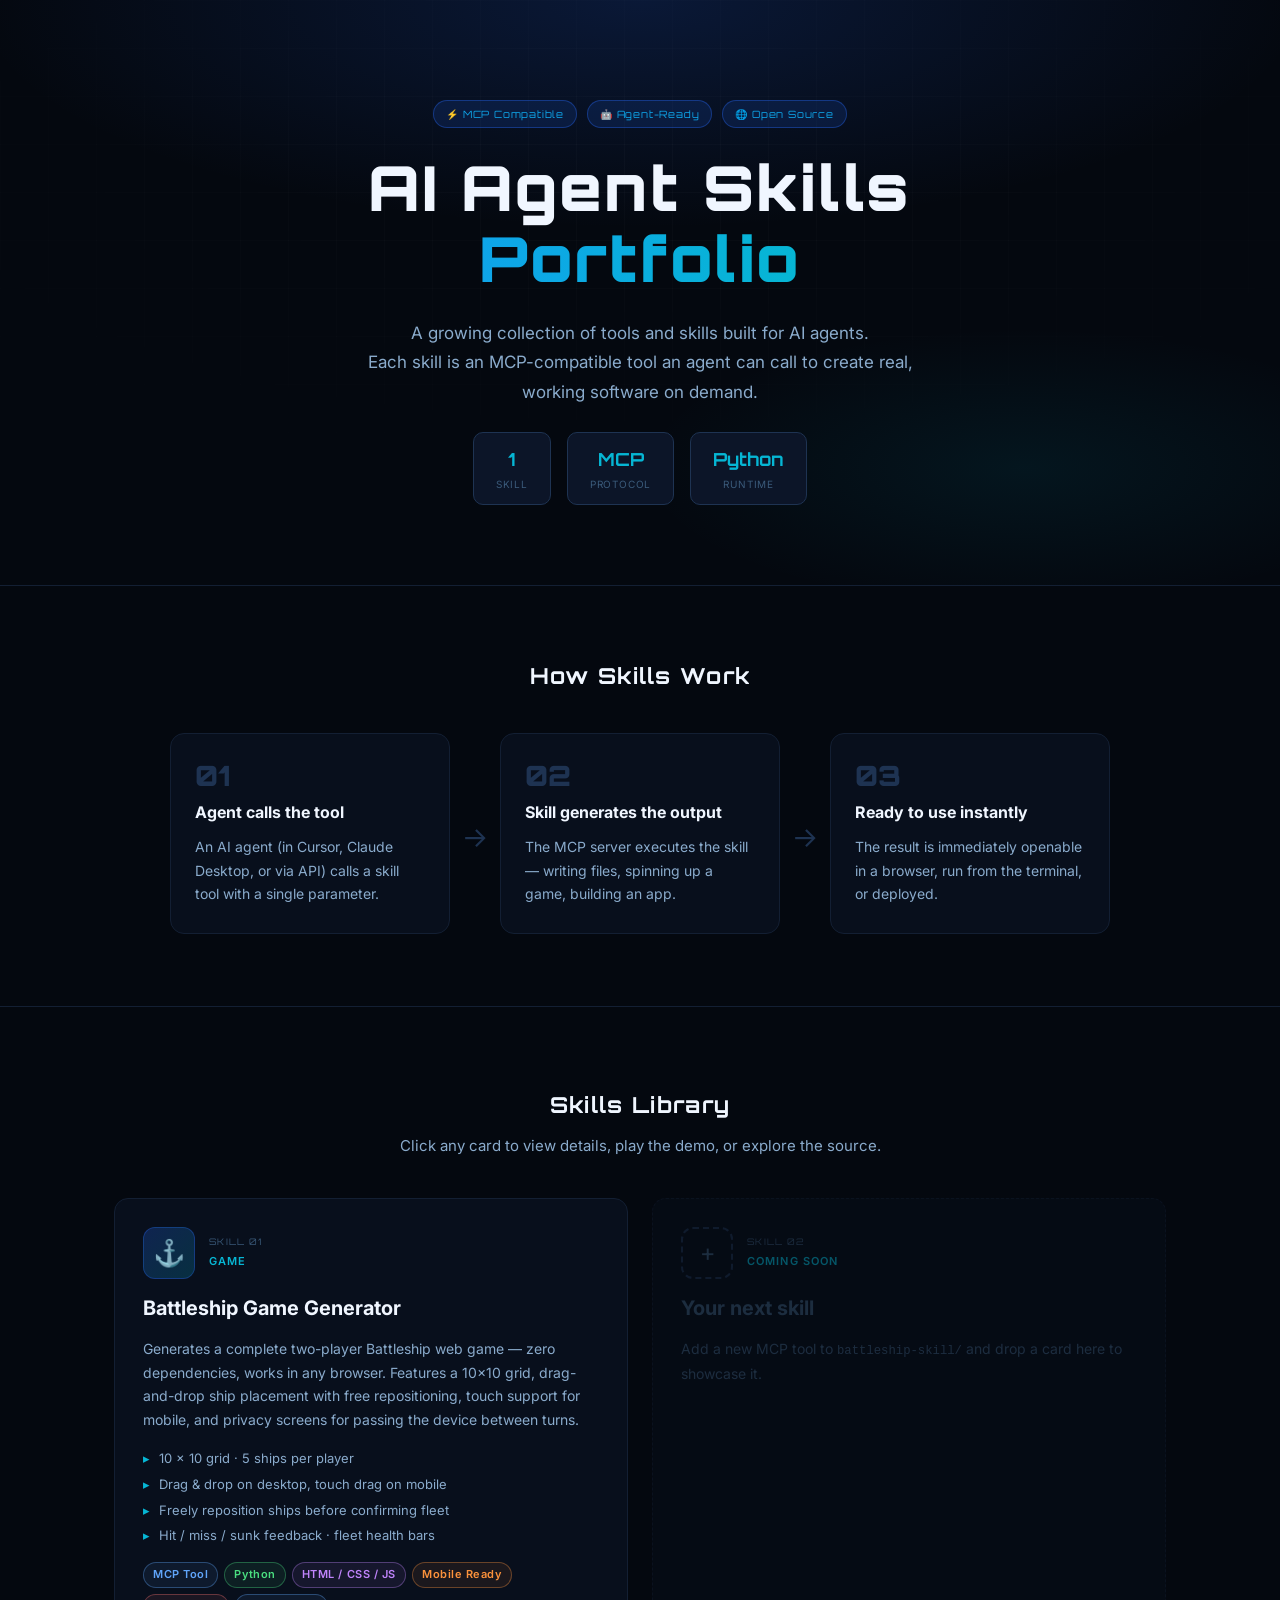
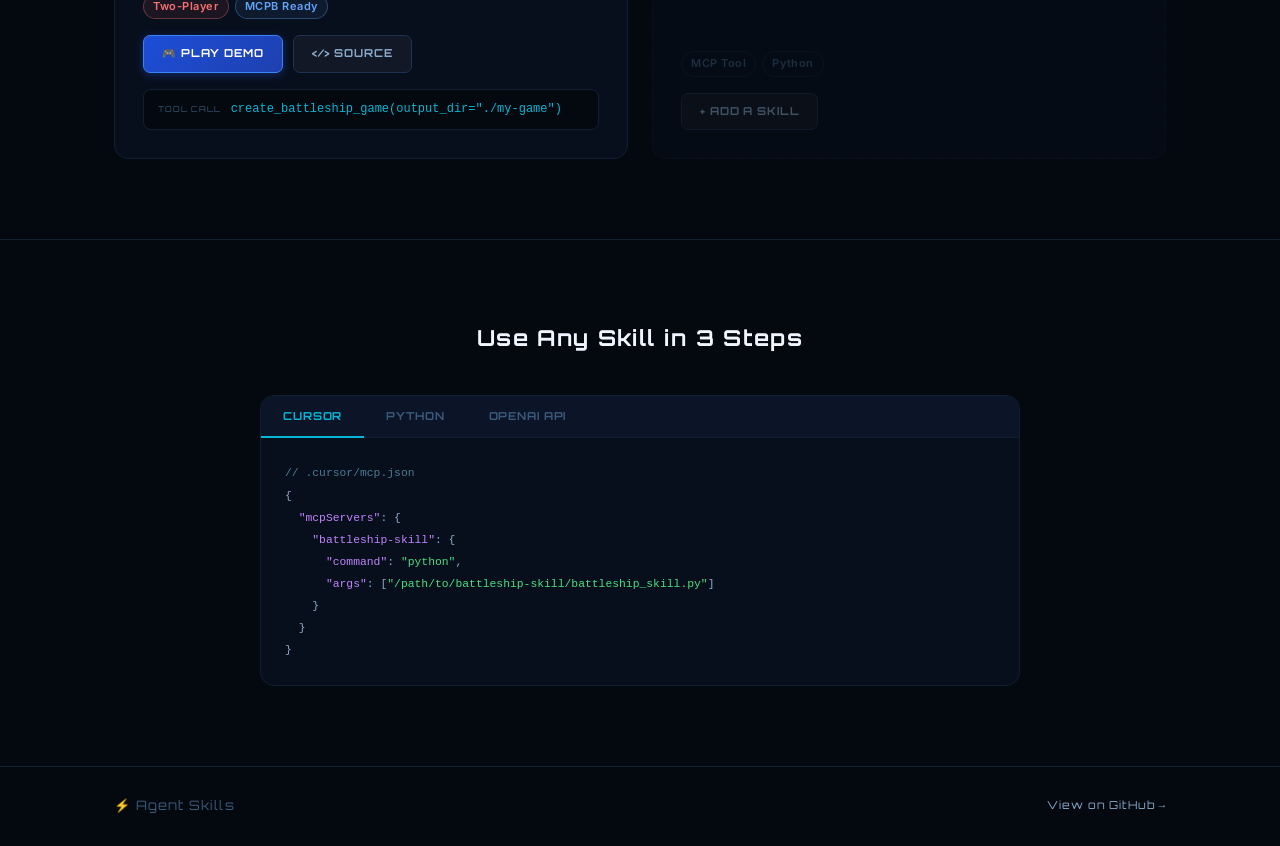
<file: index.html>
<!DOCTYPE html>
<html lang="en">
<head>
  <meta charset="UTF-8">
  <meta name="viewport" content="width=device-width, initial-scale=1.0">
  <title>AI Agent Skills Portfolio</title>
  <link rel="preconnect" href="https://fonts.googleapis.com">
  <link rel="preconnect" href="https://fonts.gstatic.com" crossorigin>
  <link href="https://fonts.googleapis.com/css2?family=Orbitron:wght@400;700;900&family=Rajdhani:wght@400;500;600;700&family=Inter:wght@300;400;500;600&display=swap" rel="stylesheet">
  <link rel="stylesheet" href="portfolio.css">
</head>
<body>

  <!-- ── HEADER / HERO ────────────────────────────────────── -->
  <header class="hero">
    <div class="hero-bg"></div>
    <div class="hero-grid"></div>
    <div class="container hero-inner">
      <div class="badge-row">
        <span class="badge">⚡ MCP Compatible</span>
        <span class="badge">🤖 Agent-Ready</span>
        <span class="badge">🌐 Open Source</span>
      </div>
      <h1 class="hero-title">AI Agent Skills<br><span class="accent">Portfolio</span></h1>
      <p class="hero-sub">
        A growing collection of tools and skills built for AI agents.<br>
        Each skill is an MCP-compatible tool an agent can call to create
        real, working software on demand.
      </p>
      <div class="hero-stats">
        <div class="stat-chip"><span class="stat-num" id="skill-count">1</span><span class="stat-lbl">Skill</span></div>
        <div class="stat-chip"><span class="stat-num">MCP</span><span class="stat-lbl">Protocol</span></div>
        <div class="stat-chip"><span class="stat-num">Python</span><span class="stat-lbl">Runtime</span></div>
      </div>
    </div>
  </header>

  <!-- ── HOW IT WORKS ─────────────────────────────────────── -->
  <section class="how-section">
    <div class="container">
      <h2 class="section-title">How Skills Work</h2>
      <div class="steps">
        <div class="step">
          <div class="step-num">01</div>
          <h3>Agent calls the tool</h3>
          <p>An AI agent (in Cursor, Claude Desktop, or via API) calls a skill tool with a single parameter.</p>
        </div>
        <div class="step-arrow">→</div>
        <div class="step">
          <div class="step-num">02</div>
          <h3>Skill generates the output</h3>
          <p>The MCP server executes the skill — writing files, spinning up a game, building an app.</p>
        </div>
        <div class="step-arrow">→</div>
        <div class="step">
          <div class="step-num">03</div>
          <h3>Ready to use instantly</h3>
          <p>The result is immediately openable in a browser, run from the terminal, or deployed.</p>
        </div>
      </div>
    </div>
  </section>

  <!-- ── SKILLS GRID ──────────────────────────────────────── -->
  <main class="skills-section">
    <div class="container">
      <h2 class="section-title">Skills Library</h2>
      <p class="section-sub">Click any card to view details, play the demo, or explore the source.</p>

      <div class="skills-grid" id="skills-grid">

        <!-- ── SKILL 01 — Battleship ──────────────────────── -->
        <article class="skill-card" data-category="game">
          <div class="card-header">
            <div class="card-icon">⚓</div>
            <div class="card-meta">
              <span class="card-num">SKILL 01</span>
              <span class="card-category">Game</span>
            </div>
          </div>
          <h3 class="card-title">Battleship Game Generator</h3>
          <p class="card-desc">
            Generates a complete two-player Battleship web game — zero dependencies,
            works in any browser. Features a 10×10 grid, drag-and-drop ship
            placement with free repositioning, touch support for mobile, and
            privacy screens for passing the device between turns.
          </p>
          <ul class="card-features">
            <li>10 × 10 grid · 5 ships per player</li>
            <li>Drag &amp; drop on desktop, touch drag on mobile</li>
            <li>Freely reposition ships before confirming fleet</li>
            <li>Hit / miss / sunk feedback · fleet health bars</li>
          </ul>
          <div class="card-tags">
            <span class="tag tag-blue">MCP Tool</span>
            <span class="tag tag-green">Python</span>
            <span class="tag tag-purple">HTML / CSS / JS</span>
            <span class="tag tag-orange">Mobile Ready</span>
            <span class="tag tag-red">Two-Player</span>
            <span class="tag tag-blue">MCPB Ready</span>
          </div>
          <div class="card-actions">
            <a href="battleship/index.html" class="btn btn-primary" target="_blank">
              🎮 Play Demo
            </a>
            <a href="https://github.com/Darrell-10/CursorBattleshipTest/tree/main/battleship-skill"
               class="btn btn-sec" target="_blank" rel="noopener">
              &lt;/&gt; Source
            </a>
          </div>
          <div class="card-tool-call">
            <span class="tcl-label">Tool call</span>
            <code class="tcl-code">create_battleship_game(output_dir="./my-game")</code>
          </div>
        </article>

        <!-- ── PLACEHOLDER — More coming ─────────────────── -->
        <article class="skill-card skill-card--ghost">
          <div class="card-header">
            <div class="card-icon ghost-icon">+</div>
            <div class="card-meta">
              <span class="card-num">SKILL 02</span>
              <span class="card-category">Coming soon</span>
            </div>
          </div>
          <h3 class="card-title ghost-title">Your next skill</h3>
          <p class="card-desc ghost-text">
            Add a new MCP tool to <code>battleship-skill/</code> and drop a
            card here to showcase it.
          </p>
          <div class="card-tags">
            <span class="tag tag-dim">MCP Tool</span>
            <span class="tag tag-dim">Python</span>
          </div>
          <div class="card-actions">
            <a href="https://github.com/Darrell-10/CursorBattleshipTest"
               class="btn btn-sec" target="_blank" rel="noopener">
              + Add a skill
            </a>
          </div>
        </article>

      </div>
    </div>
  </main>

  <!-- ── QUICK START ───────────────────────────────────────── -->
  <section class="quickstart-section">
    <div class="container">
      <h2 class="section-title">Use Any Skill in 3 Steps</h2>
      <div class="code-tabs">
        <div class="tab-bar">
          <button class="tab active" data-tab="cursor">Cursor</button>
          <button class="tab" data-tab="python">Python</button>
          <button class="tab" data-tab="openai">OpenAI API</button>
        </div>

        <div class="tab-panel active" id="tab-cursor">
          <pre><code><span class="cm">// .cursor/mcp.json</span>
{
  <span class="ck">"mcpServers"</span>: {
    <span class="ck">"battleship-skill"</span>: {
      <span class="ck">"command"</span>: <span class="cv">"python"</span>,
      <span class="ck">"args"</span>: [<span class="cv">"/path/to/battleship-skill/battleship_skill.py"</span>]
    }
  }
}</code></pre>
        </div>

        <div class="tab-panel" id="tab-python">
          <pre><code><span class="ck">from</span> battleship_skill <span class="ck">import</span> create_battleship_game

result = create_battleship_game(<span class="cv">"./my-game"</span>)
<span class="ck">print</span>(result)
<span class="cm"># → Battleship game created successfully!</span>
<span class="cm"># → Open: file:///path/to/my-game/index.html</span></code></pre>
        </div>

        <div class="tab-panel" id="tab-openai">
          <pre><code><span class="ck">import</span> json, openai
<span class="ck">from</span> pathlib <span class="ck">import</span> Path
<span class="ck">from</span> battleship_skill <span class="ck">import</span> create_battleship_game

schema = json.loads(Path(<span class="cv">"tool_schema.json"</span>).read_text())
client = openai.OpenAI()

response = client.chat.completions.create(
    model=<span class="cv">"gpt-4o"</span>,
    tools=[schema],
    messages=[{<span class="cv">"role"</span>: <span class="cv">"user"</span>,
               <span class="cv">"content"</span>: <span class="cv">"Create a Battleship game in ./output"</span>}],
)
args = json.loads(response.choices[<span class="cn">0</span>].message.tool_calls[<span class="cn">0</span>].function.arguments)
<span class="ck">print</span>(create_battleship_game(**args))</code></pre>
        </div>
      </div>
    </div>
  </section>

  <!-- ── FOOTER ────────────────────────────────────────────── -->
  <footer class="footer">
    <div class="container footer-inner">
      <span class="footer-logo">⚡ Agent Skills</span>
      <a href="https://github.com/Darrell-10/CursorBattleshipTest"
         class="footer-link" target="_blank" rel="noopener">
        View on GitHub →
      </a>
    </div>
  </footer>

  <script>
    // Tab switcher for Quick Start section
    document.querySelectorAll('.tab').forEach(btn => {
      btn.addEventListener('click', () => {
        const id = btn.dataset.tab;
        document.querySelectorAll('.tab').forEach(t => t.classList.remove('active'));
        document.querySelectorAll('.tab-panel').forEach(p => p.classList.remove('active'));
        btn.classList.add('active');
        document.getElementById('tab-' + id).classList.add('active');
      });
    });

    // Update skill count badge dynamically
    const realCards = document.querySelectorAll('.skill-card:not(.skill-card--ghost)').length;
    document.getElementById('skill-count').textContent = realCards;
  </script>

</body>
</html>
</file>
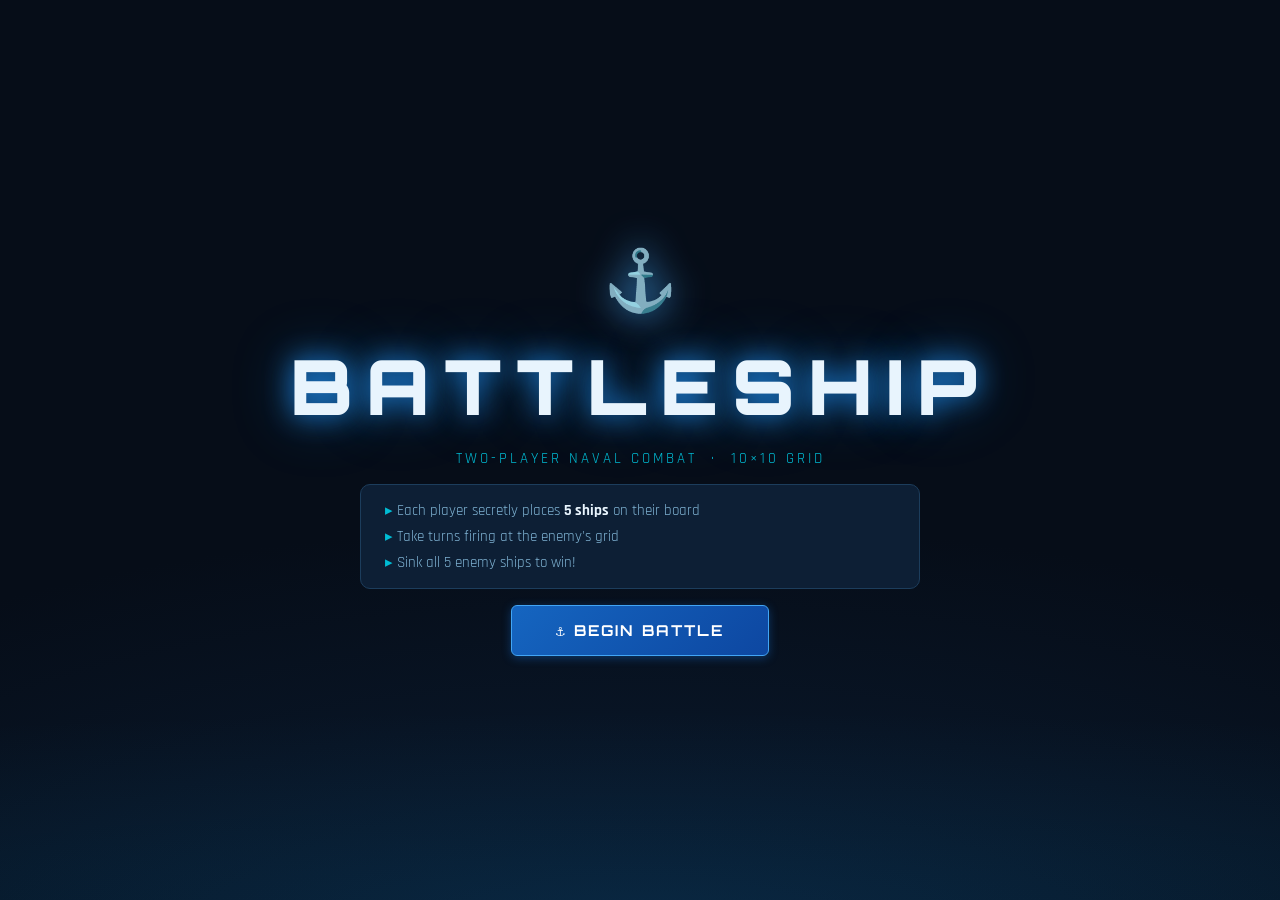
<file: battleship/index.html>
<!DOCTYPE html>
<html lang="en">
<head>
  <meta charset="UTF-8">
  <meta name="viewport" content="width=device-width, initial-scale=1.0">
  <title>Battleship</title>
  <link rel="preconnect" href="https://fonts.googleapis.com">
  <link rel="preconnect" href="https://fonts.gstatic.com" crossorigin>
  <link href="https://fonts.googleapis.com/css2?family=Orbitron:wght@400;700;900&family=Rajdhani:wght@400;500;600;700&display=swap" rel="stylesheet">
  <link rel="stylesheet" href="style.css">
</head>
<body>
  <div id="app">

    <!-- ═══════════════════════════════════════════════════
         INTRO SCREEN
    ═══════════════════════════════════════════════════ -->
    <section id="screen-intro" class="screen active">
      <div class="ocean-ripple"></div>
      <div class="intro-card">
        <div class="anchor-icon">⚓</div>
        <h1 class="logo-title">BATTLESHIP</h1>
        <p class="logo-sub">Two-Player Naval Combat &nbsp;·&nbsp; 10×10 Grid</p>
        <ul class="rules-list">
          <li>Each player secretly places <strong>5 ships</strong> on their board</li>
          <li>Take turns firing at the enemy's grid</li>
          <li>Sink all 5 enemy ships to win!</li>
        </ul>
        <button id="btn-start" class="btn btn-primary btn-xl">⚓ Begin Battle</button>
      </div>
    </section>

    <!-- ═══════════════════════════════════════════════════
         TRANSITION / PRIVACY SCREEN
    ═══════════════════════════════════════════════════ -->
    <section id="screen-transition" class="screen">
      <div class="transition-card">
        <div id="tr-icon" class="tr-icon"></div>
        <h2 id="tr-title" class="tr-title"></h2>
        <p id="tr-msg" class="tr-msg"></p>
        <button id="btn-continue" class="btn btn-primary btn-xl">I'm Ready →</button>
      </div>
    </section>

    <!-- ═══════════════════════════════════════════════════
         SETUP SCREEN – drag-and-drop ship placement
    ═══════════════════════════════════════════════════ -->
    <section id="screen-setup" class="screen">
      <div class="setup-bar">
        <h2 id="setup-label" class="bar-title">Player 1 — Place Your Ships</h2>
        <div class="setup-controls">
          <span id="orient-badge" class="badge">→ HORIZONTAL</span>
          <button id="btn-rotate" class="btn btn-sec">↺ Rotate <kbd>R</kbd></button>
          <button id="btn-random" class="btn btn-sec">🎲 Random</button>
          <button id="btn-clear"  class="btn btn-sec">✕ Clear</button>
          <button id="btn-ready" class="btn btn-primary" disabled>Confirm Fleet ✓</button>
        </div>
      </div>
      <div class="setup-body">
        <aside class="tray-panel">
          <h3 class="panel-heading">YOUR FLEET</h3>
          <div id="tray-ships"></div>
          <p class="tray-tip">Drag ships onto the grid.<br>Drag from board to reposition.<br>Click a placed ship to remove it.</p>
        </aside>
        <div class="board-area">
          <div id="setup-board" class="board-wrap"></div>
        </div>
      </div>
    </section>

    <!-- ═══════════════════════════════════════════════════
         BATTLE SCREEN – click to target and fire
    ═══════════════════════════════════════════════════ -->
    <section id="screen-battle" class="screen">
      <div class="battle-bar">
        <h2 id="battle-label" class="bar-title">Player 1's Turn</h2>
        <div id="battle-feedback" class="battle-feedback"></div>
      </div>
      <div class="battle-body">
        <aside class="fleet-panel">
          <h3 class="panel-heading">ENEMY FLEET</h3>
          <div id="fleet-list"></div>
          <div class="shot-tally">
            <div id="tally-hits"   class="tally-hit">● 0 hits</div>
            <div id="tally-misses" class="tally-miss">○ 0 misses</div>
          </div>
        </aside>
        <div class="board-area">
          <div id="battle-board" class="board-wrap"></div>
        </div>
        <aside class="action-panel">
          <div class="target-display">
            <span class="td-label">TARGET</span>
            <span id="target-coord" class="td-coord">—</span>
          </div>
          <button id="btn-fire"    class="btn btn-fire"    disabled>🎯 FIRE!</button>
          <button id="btn-endturn" class="btn btn-endturn hidden">End Turn →</button>
          <div id="turn-result" class="turn-result"></div>
        </aside>
      </div>
    </section>

    <!-- ═══════════════════════════════════════════════════
         GAME OVER SCREEN
    ═══════════════════════════════════════════════════ -->
    <section id="screen-gameover" class="screen">
      <div class="gameover-card">
        <div class="trophy">🏆</div>
        <h2 id="go-title" class="go-title"></h2>
        <p  id="go-sub"   class="go-sub"></p>
        <div id="go-stats" class="go-stats"></div>
        <button id="btn-again" class="btn btn-primary btn-xl">Play Again</button>
      </div>
    </section>

  </div><!-- #app -->
  <script src="game.js"></script>
</body>
</html>
</file>
<file: portfolio.css>
/* ================================================================
   SKILLS PORTFOLIO — portfolio.css
   ================================================================ */

/* ── Variables ─────────────────────────────────────────────── */
:root {
  --bg:         #04080f;
  --bg-card:    #080f1c;
  --bg-raised:  #0c1528;
  --border:     #131f33;
  --border-hi:  #1e3352;
  --accent:     #2563eb;
  --accent-2:   #0ea5e9;
  --cyan:       #06b6d4;
  --green:      #22c55e;
  --purple:     #a855f7;
  --orange:     #f97316;
  --red:        #ef4444;
  --gold:       #eab308;
  --text-hi:    #f0f6ff;
  --text-mid:   #8aabcc;
  --text-dim:   #3a5a7a;
  --font-hud:   'Orbitron', monospace;
  --font-ui:    'Inter', 'Rajdhani', sans-serif;
  --radius:     14px;
  --shadow:     0 8px 32px rgba(0,0,0,.6);
  --ease:       0.18s ease;
}

/* ── Reset ─────────────────────────────────────────────────── */
*, *::before, *::after { box-sizing: border-box; margin: 0; padding: 0; }
html { scroll-behavior: smooth; }
body {
  font-family: var(--font-ui);
  background: var(--bg);
  color: var(--text-hi);
  line-height: 1.6;
  min-height: 100vh;
}
a { color: inherit; text-decoration: none; }
code {
  font-family: 'Courier New', Courier, monospace;
  font-size: .875em;
}

/* ── Container ─────────────────────────────────────────────── */
.container {
  max-width: 1100px;
  margin: 0 auto;
  padding: 0 24px;
}

/* ── HERO ───────────────────────────────────────────────────── */
.hero {
  position: relative;
  overflow: hidden;
  padding: 100px 0 80px;
  text-align: center;
}

.hero-bg {
  position: absolute;
  inset: 0;
  background:
    radial-gradient(ellipse 80% 60% at 50% 0%, rgba(37,99,235,.18) 0%, transparent 65%),
    radial-gradient(ellipse 50% 40% at 80% 80%, rgba(6,182,212,.08) 0%, transparent 60%);
  pointer-events: none;
}

.hero-grid {
  position: absolute;
  inset: 0;
  background-image:
    linear-gradient(rgba(255,255,255,.025) 1px, transparent 1px),
    linear-gradient(90deg, rgba(255,255,255,.025) 1px, transparent 1px);
  background-size: 48px 48px;
  pointer-events: none;
  mask-image: radial-gradient(ellipse 90% 70% at 50% 30%, black 0%, transparent 80%);
}

.hero-inner {
  position: relative;
  z-index: 1;
  display: flex;
  flex-direction: column;
  align-items: center;
  gap: 24px;
}

.badge-row {
  display: flex;
  gap: 10px;
  flex-wrap: wrap;
  justify-content: center;
}

.badge {
  font-family: var(--font-hud);
  font-size: 10px;
  letter-spacing: .08em;
  padding: 5px 12px;
  background: rgba(37,99,235,.15);
  border: 1px solid rgba(37,99,235,.4);
  border-radius: 99px;
  color: var(--accent-2);
}

.hero-title {
  font-family: var(--font-hud);
  font-size: clamp(34px, 6vw, 62px);
  font-weight: 900;
  line-height: 1.15;
  letter-spacing: .04em;
}
.hero-title .accent {
  background: linear-gradient(90deg, var(--accent-2), var(--cyan));
  -webkit-background-clip: text;
  -webkit-text-fill-color: transparent;
  background-clip: text;
}

.hero-sub {
  max-width: 600px;
  color: var(--text-mid);
  font-size: 17px;
  line-height: 1.75;
}

.hero-stats {
  display: flex;
  gap: 16px;
}
.stat-chip {
  display: flex;
  flex-direction: column;
  align-items: center;
  gap: 2px;
  background: var(--bg-raised);
  border: 1px solid var(--border-hi);
  border-radius: 10px;
  padding: 12px 22px;
}
.stat-num {
  font-family: var(--font-hud);
  font-size: 18px;
  font-weight: 700;
  color: var(--cyan);
}
.stat-lbl {
  font-size: 10px;
  color: var(--text-dim);
  text-transform: uppercase;
  letter-spacing: .08em;
}

/* ── HOW IT WORKS ───────────────────────────────────────────── */
.how-section {
  padding: 72px 0;
  border-top: 1px solid var(--border);
  border-bottom: 1px solid var(--border);
}
.section-title {
  font-family: var(--font-hud);
  font-size: 22px;
  font-weight: 700;
  letter-spacing: .06em;
  text-align: center;
  margin-bottom: 40px;
  color: var(--text-hi);
}
.section-sub {
  text-align: center;
  color: var(--text-mid);
  margin-top: -28px;
  margin-bottom: 40px;
  font-size: 15px;
}

.steps {
  display: flex;
  align-items: flex-start;
  justify-content: center;
  gap: 12px;
  flex-wrap: wrap;
}
.step {
  flex: 1 1 220px;
  max-width: 280px;
  background: var(--bg-card);
  border: 1px solid var(--border);
  border-radius: var(--radius);
  padding: 28px 24px;
  display: flex;
  flex-direction: column;
  gap: 10px;
}
.step-num {
  font-family: var(--font-hud);
  font-size: 28px;
  font-weight: 900;
  color: var(--border-hi);
  line-height: 1;
}
.step h3 { font-size: 16px; color: var(--text-hi); }
.step p  { font-size: 14px; color: var(--text-mid); line-height: 1.65; }
.step-arrow {
  font-size: 28px;
  color: var(--border-hi);
  align-self: center;
  margin-top: 8px;
  flex-shrink: 0;
}

/* ── SKILLS GRID ────────────────────────────────────────────── */
.skills-section {
  padding: 80px 0;
}
.skills-grid {
  display: grid;
  grid-template-columns: repeat(auto-fill, minmax(340px, 1fr));
  gap: 24px;
}

/* ── SKILL CARD ─────────────────────────────────────────────── */
.skill-card {
  background: var(--bg-card);
  border: 1px solid var(--border);
  border-radius: var(--radius);
  padding: 28px;
  display: flex;
  flex-direction: column;
  gap: 16px;
  transition: border-color var(--ease), box-shadow var(--ease), transform var(--ease);
  position: relative;
  overflow: hidden;
}
.skill-card::before {
  content: '';
  position: absolute;
  top: 0; left: 0; right: 0;
  height: 2px;
  background: linear-gradient(90deg, var(--accent), var(--cyan));
  opacity: 0;
  transition: opacity var(--ease);
}
.skill-card:hover {
  border-color: var(--border-hi);
  box-shadow: 0 0 0 1px var(--border-hi), var(--shadow);
  transform: translateY(-3px);
}
.skill-card:hover::before { opacity: 1; }

/* Ghost / placeholder card */
.skill-card--ghost {
  border-style: dashed;
  opacity: 0.45;
}
.skill-card--ghost:hover { transform: none; box-shadow: none; }
.ghost-icon {
  color: var(--text-dim) !important;
  background: none !important;
  border: 2px dashed var(--border-hi) !important;
  font-size: 24px !important;
}
.ghost-title { color: var(--text-dim) !important; }
.ghost-text  { color: var(--text-dim) !important; }

.card-header {
  display: flex;
  align-items: center;
  gap: 14px;
}
.card-icon {
  width: 52px;
  height: 52px;
  border-radius: 12px;
  background: linear-gradient(135deg, rgba(37,99,235,.25), rgba(6,182,212,.2));
  border: 1px solid rgba(37,99,235,.35);
  display: flex;
  align-items: center;
  justify-content: center;
  font-size: 26px;
  flex-shrink: 0;
}
.card-meta {
  display: flex;
  flex-direction: column;
  gap: 3px;
}
.card-num {
  font-family: var(--font-hud);
  font-size: 9px;
  color: var(--text-dim);
  letter-spacing: .14em;
}
.card-category {
  font-size: 11px;
  font-weight: 600;
  text-transform: uppercase;
  letter-spacing: .1em;
  color: var(--cyan);
}
.card-title {
  font-size: 20px;
  font-weight: 700;
  color: var(--text-hi);
  line-height: 1.3;
}
.card-desc {
  font-size: 14px;
  color: var(--text-mid);
  line-height: 1.7;
  flex: 1;
}
.card-features {
  list-style: none;
  display: flex;
  flex-direction: column;
  gap: 5px;
}
.card-features li {
  font-size: 13px;
  color: var(--text-mid);
  padding-left: 16px;
  position: relative;
}
.card-features li::before {
  content: '▸';
  position: absolute;
  left: 0;
  color: var(--cyan);
}

.card-tags {
  display: flex;
  flex-wrap: wrap;
  gap: 6px;
}
.tag {
  font-size: 11px;
  font-weight: 600;
  letter-spacing: .05em;
  padding: 3px 9px;
  border-radius: 99px;
  border: 1px solid;
}
.tag-blue   { color: #60a5fa; border-color: rgba(96,165,250,.35); background: rgba(96,165,250,.08); }
.tag-green  { color: #4ade80; border-color: rgba(74,222,128,.35); background: rgba(74,222,128,.08); }
.tag-purple { color: #c084fc; border-color: rgba(192,132,252,.35); background: rgba(192,132,252,.08); }
.tag-orange { color: #fb923c; border-color: rgba(251,146,60,.35);  background: rgba(251,146,60,.08); }
.tag-red    { color: #f87171; border-color: rgba(248,113,113,.35); background: rgba(248,113,113,.08); }
.tag-dim    { color: var(--text-dim); border-color: var(--border); background: none; }

.card-actions {
  display: flex;
  gap: 10px;
  flex-wrap: wrap;
}
.btn {
  font-family: var(--font-hud);
  font-size: 11px;
  font-weight: 700;
  letter-spacing: .08em;
  text-transform: uppercase;
  padding: 9px 18px;
  border-radius: 7px;
  border: 1px solid;
  cursor: pointer;
  transition: all var(--ease);
  white-space: nowrap;
  display: inline-flex;
  align-items: center;
  gap: 6px;
}
.btn-primary {
  background: linear-gradient(135deg, #1d4ed8, #1e40af);
  border-color: #3b82f6;
  color: #fff;
  box-shadow: 0 2px 10px rgba(29,78,216,.4);
}
.btn-primary:hover {
  background: linear-gradient(135deg, #2563eb, #1d4ed8);
  box-shadow: 0 4px 18px rgba(29,78,216,.6);
  transform: translateY(-1px);
}
.btn-sec {
  background: rgba(255,255,255,.04);
  border-color: var(--border-hi);
  color: var(--text-mid);
}
.btn-sec:hover {
  background: rgba(255,255,255,.09);
  color: var(--text-hi);
  border-color: var(--text-dim);
}

/* Tool call snippet */
.card-tool-call {
  background: var(--bg);
  border: 1px solid var(--border);
  border-radius: 8px;
  padding: 10px 14px;
  display: flex;
  align-items: center;
  gap: 10px;
  overflow: hidden;
}
.tcl-label {
  font-family: var(--font-hud);
  font-size: 8px;
  letter-spacing: .12em;
  color: var(--text-dim);
  text-transform: uppercase;
  flex-shrink: 0;
  white-space: nowrap;
}
.tcl-code {
  font-size: 12px;
  color: var(--cyan);
  white-space: nowrap;
  overflow: hidden;
  text-overflow: ellipsis;
}

/* ── QUICK START ────────────────────────────────────────────── */
.quickstart-section {
  padding: 80px 0;
  border-top: 1px solid var(--border);
}
.code-tabs {
  background: var(--bg-card);
  border: 1px solid var(--border);
  border-radius: var(--radius);
  overflow: hidden;
  max-width: 760px;
  margin: 0 auto;
}
.tab-bar {
  display: flex;
  border-bottom: 1px solid var(--border);
  background: var(--bg-raised);
}
.tab {
  font-family: var(--font-hud);
  font-size: 11px;
  letter-spacing: .08em;
  font-weight: 700;
  text-transform: uppercase;
  padding: 13px 22px;
  background: none;
  border: none;
  color: var(--text-dim);
  cursor: pointer;
  border-bottom: 2px solid transparent;
  margin-bottom: -1px;
  transition: all var(--ease);
}
.tab.active { color: var(--cyan); border-bottom-color: var(--cyan); }
.tab:hover:not(.active) { color: var(--text-mid); }
.tab-panel { display: none; padding: 24px; }
.tab-panel.active { display: block; }
.tab-panel pre {
  margin: 0;
  overflow-x: auto;
  font-size: 13px;
  line-height: 1.7;
  color: var(--text-mid);
}
/* Syntax highlight colours */
.cm { color: #4b7a96; }   /* comment */
.ck { color: #c084fc; }   /* keyword */
.cv { color: #4ade80; }   /* string value */
.cn { color: #fb923c; }   /* number */

/* ── FOOTER ─────────────────────────────────────────────────── */
.footer {
  border-top: 1px solid var(--border);
  padding: 28px 0;
}
.footer-inner {
  display: flex;
  align-items: center;
  justify-content: space-between;
  gap: 16px;
}
.footer-logo {
  font-family: var(--font-hud);
  font-size: 13px;
  color: var(--text-dim);
  letter-spacing: .08em;
}
.footer-link {
  font-family: var(--font-hud);
  font-size: 11px;
  letter-spacing: .08em;
  color: var(--text-mid);
  transition: color var(--ease);
}
.footer-link:hover { color: var(--cyan); }

/* ── Scrollbar ─────────────────────────────────────────────── */
::-webkit-scrollbar              { width: 5px; height: 5px; }
::-webkit-scrollbar-track        { background: var(--bg); }
::-webkit-scrollbar-thumb        { background: var(--border-hi); border-radius: 3px; }

/* ── Responsive ─────────────────────────────────────────────── */
@media (max-width: 640px) {
  .hero   { padding: 64px 0 52px; }
  .hero-title { font-size: 30px; }
  .hero-sub   { font-size: 15px; }
  .stat-chip  { padding: 10px 14px; }
  .step-arrow { display: none; }
  .steps  { flex-direction: column; align-items: center; }
  .step   { max-width: 100%; }
  .skills-grid { grid-template-columns: 1fr; }
  .footer-inner { flex-direction: column; text-align: center; }
}
</file>
<file: battleship/style.css>
/* ================================================================
   BATTLESHIP — style.css
   Dark naval theme with animated ocean effects
   ================================================================ */

/* ── Variables ─────────────────────────────────────────────── */
:root {
  --bg-deep:    #060d18;
  --bg-dark:    #091525;
  --bg-mid:     #0d1f35;
  --bg-panel:   #0f2540;
  --bg-light:   #162e4a;
  --border:     #1c3d5c;
  --border-hi:  #2a5a80;
  --accent:     #1e88e5;
  --accent-glow:#42a5f5;
  --cyan:       #00bcd4;
  --green:      #43a047;
  --red:        #e53935;
  --orange:     #fb8c00;
  --gold:       #ffd600;
  --text-hi:    #e8f4fd;
  --text-mid:   #7fb3d3;
  --text-dim:   #3d6e8f;

  --cell:       40px;
  --cell-border:#1a3a58;
  --font-hud:   'Orbitron', 'Courier New', monospace;
  --font-ui:    'Rajdhani', 'Segoe UI', sans-serif;
  --ease:       0.15s ease;
  --shadow:     0 6px 24px rgba(0,0,0,0.6);
}

/* ── Reset ─────────────────────────────────────────────────── */
*, *::before, *::after { box-sizing: border-box; margin: 0; padding: 0; }
body {
  font-family: var(--font-ui);
  background: var(--bg-deep);
  color: var(--text-hi);
  height: 100vh;
  width: 100vw;
  overflow: hidden;
}
#app { width: 100vw; height: 100vh; position: relative; overflow: hidden; }

kbd {
  font-size: 10px;
  padding: 1px 4px;
  background: var(--bg-light);
  border: 1px solid var(--border-hi);
  border-radius: 3px;
  color: var(--text-mid);
}

/* ── Screens ───────────────────────────────────────────────── */
.screen {
  position: absolute;
  inset: 0;
  display: none;
  align-items: center;
  justify-content: center;
  padding: 12px;
  animation: fadeUp 0.25s ease;
}
.screen.active { display: flex; }

@keyframes fadeUp {
  from { opacity: 0; transform: translateY(10px); }
  to   { opacity: 1; transform: translateY(0); }
}

/* ── Buttons ───────────────────────────────────────────────── */
.btn {
  font-family: var(--font-hud);
  font-size: 12px;
  font-weight: 700;
  letter-spacing: .08em;
  text-transform: uppercase;
  border: none;
  border-radius: 6px;
  padding: 9px 18px;
  cursor: pointer;
  transition: all var(--ease);
  white-space: nowrap;
}
.btn-primary {
  background: linear-gradient(135deg, #1565c0, #0d47a1);
  color: #fff;
  border: 1px solid #42a5f5;
  box-shadow: 0 2px 10px rgba(21,101,192,.45);
}
.btn-primary:hover:not(:disabled) {
  background: linear-gradient(135deg, #1976d2, #1565c0);
  box-shadow: 0 4px 18px rgba(21,101,192,.7);
  transform: translateY(-1px);
}
.btn-primary:disabled {
  background: #122038;
  color: #2d5070;
  border-color: #1a3050;
  cursor: not-allowed;
  box-shadow: none;
}
.btn-sec {
  background: rgba(255,255,255,.06);
  color: var(--text-mid);
  border: 1px solid var(--border);
}
.btn-sec:hover { background: rgba(255,255,255,.12); color: var(--text-hi); }
.btn-xl { padding: 15px 44px; font-size: 15px; letter-spacing: .14em; }
.btn-fire {
  background: linear-gradient(135deg, #b71c1c, #7f0000);
  color: #fff;
  border: 1px solid #ef5350;
  padding: 14px 24px;
  font-size: 14px;
  width: 100%;
  box-shadow: 0 2px 14px rgba(183,28,28,.5);
}
.btn-fire:hover:not(:disabled) {
  background: linear-gradient(135deg, #c62828, #b71c1c);
  box-shadow: 0 4px 22px rgba(183,28,28,.75);
  transform: translateY(-2px);
}
.btn-fire:disabled {
  background: #1e0c0c;
  color: #4a2020;
  border-color: #2a1515;
  cursor: not-allowed;
  box-shadow: none;
}
.btn-endturn {
  background: linear-gradient(135deg, #2e7d32, #1b5e20);
  color: #fff;
  border: 1px solid #66bb6a;
  padding: 13px 24px;
  font-size: 13px;
  width: 100%;
  margin-top: 10px;
}
.btn-endturn:hover { background: linear-gradient(135deg, #388e3c, #2e7d32); transform: translateY(-1px); }
.hidden { display: none !important; }

/* ── INTRO ─────────────────────────────────────────────────── */
#screen-intro {
  flex-direction: column;
  background: radial-gradient(ellipse 140% 80% at 50% 110%, #0b1e35 0%, var(--bg-deep) 65%);
}
.ocean-ripple {
  position: absolute;
  inset: 0;
  background:
    radial-gradient(ellipse 200% 30% at 50% 100%, rgba(0,120,180,.12) 0%, transparent 70%);
  pointer-events: none;
  animation: oceanPulse 6s ease-in-out infinite alternate;
}
@keyframes oceanPulse {
  from { opacity: 0.6; }
  to   { opacity: 1.0; }
}
.intro-card {
  text-align: center;
  max-width: 560px;
  display: flex;
  flex-direction: column;
  align-items: center;
  gap: 16px;
}
.anchor-icon {
  font-size: 60px;
  filter: drop-shadow(0 0 18px var(--accent-glow));
  animation: anchorBob 3s ease-in-out infinite;
}
@keyframes anchorBob {
  0%,100% { transform: translateY(0); }
  50%     { transform: translateY(-8px); }
}
.logo-title {
  font-family: var(--font-hud);
  font-size: clamp(44px, 7vw, 76px);
  font-weight: 900;
  letter-spacing: .18em;
  text-shadow: 0 0 28px var(--accent), 0 0 60px rgba(33,150,243,.4);
}
.logo-sub {
  font-size: 15px;
  color: var(--cyan);
  letter-spacing: .2em;
  text-transform: uppercase;
}
.rules-list {
  list-style: none;
  display: flex;
  flex-direction: column;
  gap: 7px;
  color: var(--text-mid);
  font-size: 15px;
  text-align: left;
  background: var(--bg-mid);
  border: 1px solid var(--border);
  border-radius: 10px;
  padding: 16px 24px;
  width: 100%;
}
.rules-list li::before { content: '▸  '; color: var(--cyan); }
.rules-list strong { color: var(--text-hi); }

/* ── TRANSITION ────────────────────────────────────────────── */
#screen-transition {
  flex-direction: column;
  background: var(--bg-deep);
}
.transition-card {
  text-align: center;
  max-width: 460px;
  padding: 52px 40px;
  background: var(--bg-panel);
  border: 1px solid var(--border-hi);
  border-radius: 16px;
  box-shadow: var(--shadow), 0 0 40px rgba(0,60,120,.3);
  display: flex;
  flex-direction: column;
  align-items: center;
  gap: 18px;
}
.tr-icon  { font-size: 68px; line-height: 1; }
.tr-title { font-family: var(--font-hud); font-size: 24px; color: var(--cyan); }
.tr-msg   { color: var(--text-mid); font-size: 16px; line-height: 1.7; white-space: pre-line; }

/* ── SETUP ─────────────────────────────────────────────────── */
#screen-setup {
  flex-direction: column;
  align-items: stretch;
  gap: 8px;
  overflow: hidden;
}
.setup-bar, .battle-bar {
  display: flex;
  align-items: center;
  justify-content: space-between;
  flex-shrink: 0;
  padding: 8px 14px;
  background: var(--bg-panel);
  border: 1px solid var(--border);
  border-radius: 8px;
}
.bar-title {
  font-family: var(--font-hud);
  font-size: 16px;
  color: var(--cyan);
  white-space: nowrap;
}
.setup-controls {
  display: flex;
  align-items: center;
  gap: 7px;
}
.badge {
  font-family: var(--font-hud);
  font-size: 10px;
  letter-spacing: .1em;
  padding: 4px 10px;
  background: var(--bg-light);
  border: 1px solid var(--accent);
  color: var(--accent-glow);
  border-radius: 4px;
}
.setup-body {
  display: flex;
  gap: 14px;
  flex: 1;
  overflow: hidden;
  align-items: flex-start;
  justify-content: center;
}

/* Ship Tray */
.tray-panel, .fleet-panel, .action-panel {
  width: 155px;
  flex-shrink: 0;
  background: var(--bg-panel);
  border: 1px solid var(--border);
  border-radius: 8px;
  padding: 12px;
  display: flex;
  flex-direction: column;
  gap: 9px;
  overflow: auto;
  max-height: 100%;
}
.panel-heading {
  font-family: var(--font-hud);
  font-size: 11px;
  color: var(--cyan);
  letter-spacing: .12em;
  padding-bottom: 8px;
  border-bottom: 1px solid var(--border);
}
.tray-tip {
  font-size: 11px;
  color: var(--text-dim);
  text-align: center;
  line-height: 1.6;
  border-top: 1px solid var(--border);
  padding-top: 9px;
  margin-top: auto;
}

/* Tray items */
.tray-item {
  cursor: grab;
  user-select: none;
  padding: 6px 8px;
  border-radius: 6px;
  border: 1px solid var(--border);
  background: var(--bg-mid);
  transition: border-color var(--ease), background var(--ease);
}
.tray-item:not(.placed):hover { border-color: var(--border-hi); background: var(--bg-light); }
.tray-item:active { cursor: grabbing; }
/* Placed ships are dimmed in the tray but still draggable for repositioning */
.tray-item.placed { opacity: 0.45; border-color: var(--border); }
.tray-lbl {
  font-family: var(--font-hud);
  font-size: 10px;
  color: var(--text-mid);
  letter-spacing: .06em;
  margin-bottom: 5px;
}
.seg-h { display: flex; gap: 2px; flex-wrap: nowrap; }
.seg-v { display: flex; flex-direction: column; gap: 2px; }
.seg {
  width: 20px;
  height: 20px;
  border-radius: 4px;
  border: 1px solid rgba(255,255,255,.12);
  flex-shrink: 0;
}

/* ── BOARD ─────────────────────────────────────────────────── */
.board-area { display: flex; align-items: flex-start; justify-content: center; overflow: auto; }
.board-wrap { display: inline-block; user-select: none; }

/* column header row */
.col-hdr { display: flex; }
.row-lbl {
  width: 22px;
  height: var(--cell);
  display: flex;
  align-items: center;
  justify-content: center;
  font-family: var(--font-hud);
  font-size: 9px;
  color: var(--text-dim);
  flex-shrink: 0;
}
.col-lbl {
  width: var(--cell);
  height: 18px;
  display: flex;
  align-items: center;
  justify-content: center;
  font-family: var(--font-hud);
  font-size: 9px;
  color: var(--text-dim);
}
/* board rows */
.brow { display: flex; }

/* ── Cell states ───────────────────────────────────────────── */
.cell {
  width: var(--cell);
  height: var(--cell);
  border: 1px solid var(--cell-border);
  position: relative;
  transition: background var(--ease), border-color var(--ease);
  flex-shrink: 0;
}
.cell.water { background: var(--bg-mid); }
.cell.water:nth-child(even) { background: #0c1e33; }

/* Ship on setup board */
.cell.ship {
  background: var(--sc, var(--accent));
  border-color: rgba(255,255,255,.15);
  cursor: grab;
}
.cell.ship:active { cursor: grabbing; }
.cell.ship:hover { filter: brightness(1.25); }

/* Drag-over previews */
.cell.drag-ok  { background: rgba(67,160,71,.45)  !important; border-color: #66bb6a !important; }
.cell.drag-no  { background: rgba(229,57,53,.45)   !important; border-color: #ef9a9a !important; }

/* Attack board */
.cell.attackable { cursor: crosshair; }
.cell.attackable:hover { background: rgba(33,150,243,.22) !important; }
.cell.targeted {
  outline: 2px solid var(--cyan);
  outline-offset: -2px;
  z-index: 1;
}
.cell.shot { cursor: not-allowed; }
.cell.hit {
  background: var(--red) !important;
  border-color: #ff6b6b !important;
  animation: hitFlash .5s ease;
}
.cell.miss::after {
  content: '';
  position: absolute;
  inset: 5px;
  background: rgba(255,255,255,.18);
  border: 1px solid rgba(255,255,255,.28);
  border-radius: 50%;
}
.cell.sunk {
  background: #3a0000 !important;
  border-color: #7b0000 !important;
}
.cell.sunk::after {
  content: '✕';
  position: absolute;
  inset: 0;
  display: flex;
  align-items: center;
  justify-content: center;
  font-size: 13px;
  font-weight: 900;
  color: rgba(255,80,80,.8);
}

@keyframes hitFlash {
  0%   { transform: scale(1);    filter: brightness(1); }
  40%  { transform: scale(1.18); filter: brightness(1.8); }
  100% { transform: scale(1);    filter: brightness(1); }
}

/* ── BATTLE ────────────────────────────────────────────────── */
#screen-battle {
  flex-direction: column;
  align-items: stretch;
  gap: 8px;
  overflow: hidden;
}
.battle-bar { gap: 12px; }
.battle-feedback {
  font-family: var(--font-hud);
  font-size: 15px;
  font-weight: 700;
  letter-spacing: .1em;
  min-height: 22px;
  transition: color .3s ease;
}
.battle-feedback.hit  { color: var(--red); }
.battle-feedback.sunk { color: var(--orange); animation: sunkBounce .6s ease; }
.battle-feedback.miss { color: var(--text-mid); }
@keyframes sunkBounce {
  0%   { transform: scale(1); }
  25%  { transform: scale(1.2); }
  60%  { transform: scale(.95); }
  100% { transform: scale(1); }
}

.battle-body {
  display: flex;
  gap: 14px;
  flex: 1;
  overflow: hidden;
  justify-content: center;
  align-items: flex-start;
}

/* Fleet status panel */
.fleet-list { display: flex; flex-direction: column; gap: 9px; flex: 1; }
.fleet-item { display: flex; flex-direction: column; gap: 3px; }
.fi-name {
  font-family: var(--font-hud);
  font-size: 10px;
  letter-spacing: .06em;
  color: var(--text-mid);
}
.fi-bar { display: flex; gap: 2px; }
.fi-seg {
  height: 7px;
  flex: 1;
  border-radius: 2px;
  background: var(--sc, var(--accent));
  transition: background .3s ease;
}
.fi-seg.damaged { background: #3a0000; }
.fleet-item.sunk .fi-name { color: var(--text-dim); text-decoration: line-through; }
.fleet-item.sunk .fi-seg  { background: #3a0000; }

.shot-tally {
  display: flex;
  flex-direction: column;
  gap: 4px;
  border-top: 1px solid var(--border);
  padding-top: 9px;
  margin-top: auto;
  font-family: var(--font-hud);
  font-size: 11px;
}
.tally-hit  { color: var(--red); }
.tally-miss { color: var(--text-dim); }

/* Action panel */
.action-panel { gap: 12px; }
.target-display {
  background: var(--bg-mid);
  border: 1px solid var(--border);
  border-radius: 6px;
  padding: 12px;
  text-align: center;
}
.td-label {
  display: block;
  font-family: var(--font-hud);
  font-size: 10px;
  color: var(--text-dim);
  letter-spacing: .12em;
  margin-bottom: 6px;
}
.td-coord {
  display: block;
  font-family: var(--font-hud);
  font-size: 28px;
  font-weight: 700;
  color: var(--cyan);
  letter-spacing: .08em;
}
.turn-result {
  font-family: var(--font-hud);
  font-size: 12px;
  color: var(--text-mid);
  text-align: center;
  line-height: 1.5;
  min-height: 36px;
}

/* ── GAME OVER ─────────────────────────────────────────────── */
#screen-gameover {
  flex-direction: column;
  background: radial-gradient(ellipse at center, #0c1f0a 0%, var(--bg-deep) 70%);
}
.gameover-card {
  text-align: center;
  max-width: 480px;
  padding: 52px 40px;
  background: var(--bg-panel);
  border: 1px solid var(--border-hi);
  border-radius: 16px;
  box-shadow: var(--shadow), 0 0 60px rgba(76,160,50,.18);
  display: flex;
  flex-direction: column;
  align-items: center;
  gap: 14px;
}
.trophy { font-size: 76px; animation: trophySpin 1.2s ease infinite alternate; }
@keyframes trophySpin {
  from { transform: rotate(-6deg) scale(1); }
  to   { transform: rotate(6deg) scale(1.1); }
}
.go-title {
  font-family: var(--font-hud);
  font-size: 32px;
  color: var(--gold);
  text-shadow: 0 0 18px rgba(255,214,0,.5);
}
.go-sub  { color: var(--text-mid); font-size: 16px; }
.go-stats {
  display: grid;
  grid-template-columns: 1fr 1fr;
  gap: 10px;
  width: 100%;
}
.stat {
  background: var(--bg-light);
  border: 1px solid var(--border);
  border-radius: 8px;
  padding: 12px;
  display: flex;
  flex-direction: column;
  gap: 3px;
}
.sval { font-family: var(--font-hud); font-size: 26px; color: var(--cyan); }
.slbl { font-size: 11px; color: var(--text-dim); text-transform: uppercase; letter-spacing: .07em; }

/* ── Scrollbar ─────────────────────────────────────────────── */
::-webkit-scrollbar              { width: 5px; height: 5px; }
::-webkit-scrollbar-track        { background: var(--bg-deep); }
::-webkit-scrollbar-thumb        { background: var(--border); border-radius: 3px; }

/* ── Mobile responsive ─────────────────────────────────────── */
@media (max-width: 600px) {
  :root { --cell: 30px; }

  /* Top bars wrap to two lines on small screens */
  .setup-bar, .battle-bar {
    flex-wrap: wrap;
    padding: 6px 8px;
    gap: 5px;
  }
  .bar-title { font-size: 13px; width: 100%; }
  .setup-controls { justify-content: flex-start; flex-wrap: wrap; }
  .badge { font-size: 9px; padding: 3px 7px; }
  .btn { font-size: 10px; padding: 7px 10px; }
  .btn-xl { padding: 12px 28px; font-size: 13px; }

  /* Setup: stack tray above board */
  .setup-body {
    flex-direction: column;
    align-items: center;
    overflow-y: auto;
    gap: 8px;
  }
  .tray-panel {
    width: 100%;
    flex-direction: row;
    flex-wrap: wrap;
    max-height: none;
    height: auto;
    gap: 6px;
    overflow-x: auto;
  }
  .tray-panel .panel-heading { width: 100%; }
  .tray-tip { display: none; }
  .tray-item { flex: 0 0 auto; }
  .seg { width: 16px; height: 16px; }

  /* Battle: stack fleet + action panel below board */
  .battle-body {
    flex-direction: column;
    align-items: center;
    overflow-y: auto;
    gap: 8px;
  }
  .fleet-panel {
    width: 100%;
    flex-direction: row;
    flex-wrap: wrap;
    max-height: none;
    gap: 8px;
  }
  .fleet-panel .panel-heading { width: 100%; }
  .fleet-item { flex: 1 0 80px; }
  .shot-tally { flex-direction: row; gap: 14px; border-top: none; padding-top: 0; margin-top: 0; }

  .action-panel {
    width: 100%;
    flex-direction: row;
    align-items: center;
    gap: 10px;
  }
  .target-display { flex: 1; padding: 8px; }
  .td-coord { font-size: 22px; }
  .btn-fire   { width: auto; flex: 0 0 auto; }
  .btn-endturn { width: auto; flex: 0 0 auto; margin-top: 0; }
  .turn-result { display: none; }

  /* Transition + Game Over cards full-width */
  .transition-card, .gameover-card {
    padding: 32px 20px;
    width: 100%;
    max-width: 100%;
  }
  .go-title { font-size: 24px; }
  .trophy   { font-size: 56px; }
}
</file>
